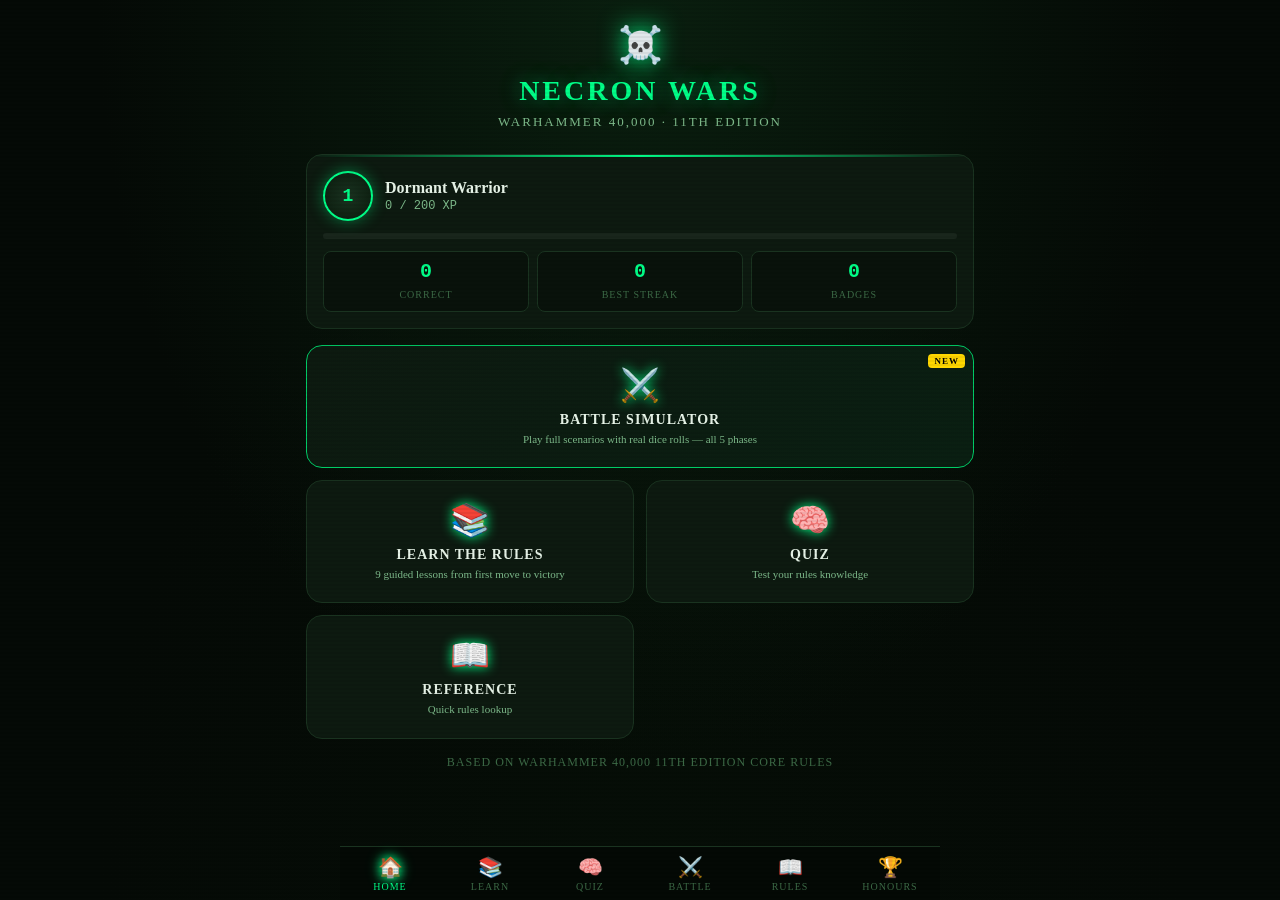
<file: index.html>
<!DOCTYPE html>
<html lang="en">
<head>
  <meta charset="UTF-8">
  <meta http-equiv="refresh" content="0; url=./warhammer-app/">
  <link rel="canonical" href="./warhammer-app/">
  <title>Necron Wars — 40K Learning App</title>
</head>
<body>
  <p>Redirecting to <a href="./warhammer-app/">Necron Wars</a>…</p>
</body>
</html>
</file>
<file: warhammer-app/style.css>
/* ============================================================
   NECRON WARS — 40K LEARNING APP
   Grimdark meets Gamified
   ============================================================ */

:root {
  --necron-green: #00ff88;
  --necron-green-dim: #00cc66;
  --necron-green-glow: rgba(0, 255, 136, 0.4);
  --necron-dark: #050a06;
  --panel-bg: #0d1a10;
  --panel-border: #1a3320;
  --panel-hover: #112218;
  --text-primary: #e8f5e9;
  --text-secondary: #7fbc8c;
  --text-muted: #3d6b47;
  --gold: #ffd700;
  --gold-dim: #b8960c;
  --red: #ff4444;
  --red-dim: #cc2222;
  --blue: #4488ff;
  --white: #ffffff;
  --font-gothic: 'Georgia', serif;
  --font-mono: 'Courier New', monospace;
  --radius: 8px;
  --radius-lg: 16px;
  --shadow: 0 4px 20px rgba(0, 0, 0, 0.8);
  --glow: 0 0 20px var(--necron-green-glow);
}

* {
  margin: 0;
  padding: 0;
  box-sizing: border-box;
  -webkit-tap-highlight-color: transparent;
}

html {
  font-size: 16px;
  scroll-behavior: smooth;
}

body {
  background: var(--necron-dark);
  color: var(--text-primary);
  font-family: var(--font-gothic);
  min-height: 100vh;
  overflow-x: hidden;
  background-image:
    radial-gradient(ellipse at top, #0a1f0f 0%, transparent 60%),
    radial-gradient(ellipse at bottom, #060e07 0%, transparent 60%);
}

/* ============================================================
   SCANLINE OVERLAY
   ============================================================ */
body::before {
  content: '';
  position: fixed;
  top: 0; left: 0; right: 0; bottom: 0;
  background: repeating-linear-gradient(
    0deg,
    transparent,
    transparent 2px,
    rgba(0, 0, 0, 0.05) 2px,
    rgba(0, 0, 0, 0.05) 4px
  );
  pointer-events: none;
  z-index: 9999;
}

/* ============================================================
   SCREENS / ROUTING
   ============================================================ */
.screen {
  display: none;
  min-height: 100vh;
  padding-bottom: 80px;
}

.screen.active {
  display: block;
}

/* ============================================================
   HEADER
   ============================================================ */
.app-header {
  position: sticky;
  top: 0;
  z-index: 100;
  background: rgba(5, 10, 6, 0.95);
  border-bottom: 1px solid var(--panel-border);
  backdrop-filter: blur(10px);
  padding: 12px 16px;
  display: flex;
  align-items: center;
  gap: 12px;
}

.header-back {
  background: none;
  border: 1px solid var(--panel-border);
  color: var(--necron-green);
  padding: 6px 12px;
  border-radius: var(--radius);
  cursor: pointer;
  font-size: 14px;
  font-family: var(--font-gothic);
  transition: all 0.2s;
}

.header-back:hover {
  border-color: var(--necron-green);
  box-shadow: 0 0 10px var(--necron-green-glow);
}

.header-title {
  font-size: 18px;
  font-weight: bold;
  color: var(--necron-green);
  text-shadow: 0 0 10px var(--necron-green-glow);
  flex: 1;
  letter-spacing: 2px;
  text-transform: uppercase;
}

.header-xp {
  font-size: 12px;
  color: var(--gold);
  font-family: var(--font-mono);
}

/* ============================================================
   BOTTOM NAVIGATION
   ============================================================ */
.bottom-nav {
  position: fixed;
  bottom: 0;
  left: 0;
  right: 0;
  z-index: 100;
  background: rgba(5, 10, 6, 0.98);
  border-top: 1px solid var(--panel-border);
  display: flex;
  backdrop-filter: blur(10px);
}

.nav-btn {
  flex: 1;
  display: flex;
  flex-direction: column;
  align-items: center;
  padding: 10px 4px 8px;
  background: none;
  border: none;
  cursor: pointer;
  color: var(--text-muted);
  transition: all 0.2s;
  gap: 4px;
  font-family: var(--font-gothic);
}

.nav-btn.active {
  color: var(--necron-green);
}

.nav-btn.active .nav-icon {
  text-shadow: 0 0 10px var(--necron-green-glow);
  filter: drop-shadow(0 0 6px var(--necron-green));
}

.nav-icon {
  font-size: 20px;
  line-height: 1;
}

.nav-label {
  font-size: 10px;
  letter-spacing: 1px;
  text-transform: uppercase;
}

/* ============================================================
   HOME SCREEN
   ============================================================ */
.home-hero {
  padding: 24px 16px 8px;
  text-align: center;
}

.home-logo {
  font-size: 36px;
  margin-bottom: 8px;
  filter: drop-shadow(0 0 12px var(--necron-green));
}

.home-title {
  font-size: 28px;
  font-weight: bold;
  color: var(--necron-green);
  text-shadow: 0 0 20px var(--necron-green-glow), 0 0 40px rgba(0, 255, 136, 0.2);
  letter-spacing: 3px;
  text-transform: uppercase;
  line-height: 1.2;
}

.home-subtitle {
  font-size: 13px;
  color: var(--text-secondary);
  letter-spacing: 2px;
  margin-top: 6px;
}

.player-card {
  margin: 16px;
  background: var(--panel-bg);
  border: 1px solid var(--panel-border);
  border-radius: var(--radius-lg);
  padding: 16px;
  position: relative;
  overflow: hidden;
}

.player-card::before {
  content: '';
  position: absolute;
  top: 0; left: 0; right: 0;
  height: 2px;
  background: linear-gradient(90deg, transparent, var(--necron-green), transparent);
}

.player-level-row {
  display: flex;
  align-items: center;
  gap: 12px;
  margin-bottom: 12px;
}

.level-badge {
  width: 50px;
  height: 50px;
  border-radius: 50%;
  background: radial-gradient(circle, #1a3320, #0a1a0d);
  border: 2px solid var(--necron-green);
  display: flex;
  align-items: center;
  justify-content: center;
  font-size: 18px;
  font-weight: bold;
  color: var(--necron-green);
  box-shadow: 0 0 15px var(--necron-green-glow);
  flex-shrink: 0;
  font-family: var(--font-mono);
}

.player-info {
  flex: 1;
}

.player-title {
  font-size: 16px;
  color: var(--text-primary);
  font-weight: bold;
}

.player-xp {
  font-size: 12px;
  color: var(--text-secondary);
  font-family: var(--font-mono);
  margin-top: 2px;
}

.xp-bar-container {
  margin-top: 4px;
}

.xp-bar-track {
  height: 6px;
  background: rgba(255,255,255,0.05);
  border-radius: 3px;
  overflow: hidden;
}

.xp-bar-fill {
  height: 100%;
  background: linear-gradient(90deg, var(--necron-green-dim), var(--necron-green));
  border-radius: 3px;
  transition: width 0.5s ease;
  box-shadow: 0 0 8px var(--necron-green-glow);
}

.stats-row {
  display: flex;
  gap: 8px;
  margin-top: 12px;
}

.stat-chip {
  flex: 1;
  background: rgba(0,0,0,0.3);
  border: 1px solid var(--panel-border);
  border-radius: var(--radius);
  padding: 8px 6px;
  text-align: center;
}

.stat-chip .value {
  font-size: 20px;
  font-weight: bold;
  color: var(--necron-green);
  font-family: var(--font-mono);
  display: block;
}

.stat-chip .label {
  font-size: 10px;
  color: var(--text-muted);
  letter-spacing: 1px;
  text-transform: uppercase;
}

.mode-grid {
  display: grid;
  grid-template-columns: 1fr 1fr;
  gap: 12px;
  padding: 0 16px 16px;
}

.mode-card {
  background: var(--panel-bg);
  border: 1px solid var(--panel-border);
  border-radius: var(--radius-lg);
  padding: 20px 14px;
  text-align: center;
  cursor: pointer;
  transition: all 0.25s;
  position: relative;
  overflow: hidden;
}

.mode-card:active {
  transform: scale(0.97);
}

.mode-card:hover {
  border-color: var(--necron-green);
  box-shadow: var(--glow);
  background: var(--panel-hover);
}

.mode-card.featured {
  grid-column: span 2;
  background: linear-gradient(135deg, #0d1a10, #0a1f12);
  border-color: var(--necron-green-dim);
}

.mode-icon {
  font-size: 32px;
  margin-bottom: 8px;
  filter: drop-shadow(0 0 6px var(--necron-green));
}

.mode-name {
  font-size: 14px;
  font-weight: bold;
  color: var(--text-primary);
  letter-spacing: 1px;
  text-transform: uppercase;
}

.mode-desc {
  font-size: 11px;
  color: var(--text-secondary);
  margin-top: 4px;
  line-height: 1.4;
}

.mode-badge {
  position: absolute;
  top: 8px;
  right: 8px;
  background: var(--gold);
  color: #000;
  font-size: 9px;
  font-weight: bold;
  padding: 2px 6px;
  border-radius: 4px;
  letter-spacing: 1px;
}

/* ============================================================
   QUIZ SCREEN
   ============================================================ */
.quiz-setup {
  padding: 16px;
}

.section-title {
  font-size: 20px;
  color: var(--necron-green);
  letter-spacing: 2px;
  text-transform: uppercase;
  margin-bottom: 16px;
  text-shadow: 0 0 10px var(--necron-green-glow);
}

.category-grid {
  display: grid;
  grid-template-columns: 1fr 1fr;
  gap: 10px;
  margin-bottom: 20px;
}

.category-btn {
  background: var(--panel-bg);
  border: 1px solid var(--panel-border);
  border-radius: var(--radius);
  padding: 14px 10px;
  cursor: pointer;
  text-align: center;
  transition: all 0.2s;
  font-family: var(--font-gothic);
}

.category-btn:hover, .category-btn.selected {
  border-color: var(--necron-green);
  background: var(--panel-hover);
  box-shadow: 0 0 10px var(--necron-green-glow);
}

.category-btn.selected {
  background: linear-gradient(135deg, #0d2215, #0a1f12);
}

.cat-icon {
  font-size: 24px;
  display: block;
  margin-bottom: 6px;
}

.cat-name {
  font-size: 12px;
  color: var(--text-primary);
  font-weight: bold;
  letter-spacing: 1px;
  display: block;
}

.cat-count {
  font-size: 10px;
  color: var(--text-muted);
  font-family: var(--font-mono);
}

.btn-primary {
  display: block;
  width: 100%;
  padding: 16px;
  background: linear-gradient(135deg, #0d2215, #1a3320);
  border: 1px solid var(--necron-green);
  border-radius: var(--radius);
  color: var(--necron-green);
  font-size: 16px;
  font-weight: bold;
  letter-spacing: 2px;
  text-transform: uppercase;
  cursor: pointer;
  font-family: var(--font-gothic);
  transition: all 0.25s;
  box-shadow: 0 0 10px var(--necron-green-glow);
}

.btn-primary:hover {
  background: linear-gradient(135deg, #1a3320, #203d27);
  box-shadow: var(--glow);
}

.btn-primary:active {
  transform: scale(0.98);
}

.btn-secondary {
  display: block;
  width: 100%;
  padding: 14px;
  background: transparent;
  border: 1px solid var(--panel-border);
  border-radius: var(--radius);
  color: var(--text-secondary);
  font-size: 14px;
  letter-spacing: 1px;
  text-transform: uppercase;
  cursor: pointer;
  font-family: var(--font-gothic);
  transition: all 0.2s;
  margin-top: 10px;
}

.btn-secondary:hover {
  border-color: var(--text-secondary);
  color: var(--text-primary);
}

/* Active quiz */
.quiz-active {
  padding: 16px;
  display: none;
}

.quiz-progress-bar {
  height: 4px;
  background: rgba(255,255,255,0.05);
  border-radius: 2px;
  margin-bottom: 16px;
  overflow: hidden;
}

.quiz-progress-fill {
  height: 100%;
  background: var(--necron-green);
  border-radius: 2px;
  transition: width 0.3s ease;
  box-shadow: 0 0 6px var(--necron-green-glow);
}

.quiz-meta {
  display: flex;
  justify-content: space-between;
  align-items: center;
  margin-bottom: 16px;
  font-size: 12px;
  color: var(--text-muted);
  font-family: var(--font-mono);
}

.quiz-streak {
  color: var(--gold);
}

.difficulty-badge {
  padding: 2px 8px;
  border-radius: 4px;
  font-size: 10px;
  font-weight: bold;
  letter-spacing: 1px;
  text-transform: uppercase;
}

.difficulty-badge.easy { background: #0d3d1a; color: #4caf50; }
.difficulty-badge.medium { background: #3d2d00; color: #ff9800; }
.difficulty-badge.hard { background: #3d0000; color: #f44336; }

.question-card {
  background: var(--panel-bg);
  border: 1px solid var(--panel-border);
  border-radius: var(--radius-lg);
  padding: 20px;
  margin-bottom: 16px;
  position: relative;
  overflow: hidden;
}

.question-card::before {
  content: '';
  position: absolute;
  top: 0; left: 0; right: 0;
  height: 2px;
  background: linear-gradient(90deg, transparent, var(--necron-green), transparent);
  opacity: 0.5;
}

.question-category {
  font-size: 11px;
  color: var(--text-muted);
  letter-spacing: 2px;
  text-transform: uppercase;
  margin-bottom: 10px;
  font-family: var(--font-mono);
}

.question-text {
  font-size: 17px;
  line-height: 1.6;
  color: var(--text-primary);
}

.answers-list {
  display: flex;
  flex-direction: column;
  gap: 10px;
  margin-bottom: 16px;
}

.answer-btn {
  background: var(--panel-bg);
  border: 1px solid var(--panel-border);
  border-radius: var(--radius);
  padding: 14px 16px;
  text-align: left;
  cursor: pointer;
  font-family: var(--font-gothic);
  font-size: 15px;
  color: var(--text-primary);
  line-height: 1.4;
  transition: all 0.2s;
  display: flex;
  align-items: flex-start;
  gap: 10px;
}

.answer-btn:hover:not(:disabled) {
  border-color: var(--necron-green);
  background: var(--panel-hover);
}

.answer-btn:disabled {
  cursor: default;
}

.answer-btn.correct {
  border-color: #4caf50;
  background: rgba(76, 175, 80, 0.1);
  color: #4caf50;
}

.answer-btn.wrong {
  border-color: var(--red);
  background: rgba(255, 68, 68, 0.1);
  color: var(--red);
}

.answer-letter {
  width: 24px;
  height: 24px;
  border-radius: 50%;
  background: rgba(255,255,255,0.05);
  border: 1px solid var(--panel-border);
  display: flex;
  align-items: center;
  justify-content: center;
  font-size: 12px;
  font-weight: bold;
  color: var(--text-muted);
  flex-shrink: 0;
  font-family: var(--font-mono);
}

.answer-btn.correct .answer-letter {
  background: rgba(76, 175, 80, 0.2);
  border-color: #4caf50;
  color: #4caf50;
}

.answer-btn.wrong .answer-letter {
  background: rgba(255, 68, 68, 0.2);
  border-color: var(--red);
  color: var(--red);
}

.explanation-card {
  background: rgba(0,0,0,0.3);
  border: 1px solid var(--panel-border);
  border-left: 3px solid var(--necron-green);
  border-radius: var(--radius);
  padding: 14px;
  margin-bottom: 16px;
  font-size: 14px;
  line-height: 1.6;
  color: var(--text-secondary);
  display: none;
}

.explanation-card.visible {
  display: block;
}

.explanation-card .xp-gained {
  color: var(--gold);
  font-weight: bold;
  font-family: var(--font-mono);
  margin-top: 8px;
  font-size: 13px;
}

/* Quiz results */
.quiz-results {
  padding: 32px 16px;
  text-align: center;
  display: none;
}

.results-circle {
  width: 140px;
  height: 140px;
  border-radius: 50%;
  border: 3px solid var(--necron-green);
  display: flex;
  flex-direction: column;
  align-items: center;
  justify-content: center;
  margin: 0 auto 24px;
  box-shadow: var(--glow);
  background: radial-gradient(circle, #0d2215, var(--necron-dark));
}

.results-score {
  font-size: 40px;
  font-weight: bold;
  color: var(--necron-green);
  font-family: var(--font-mono);
  line-height: 1;
  text-shadow: 0 0 15px var(--necron-green-glow);
}

.results-label {
  font-size: 12px;
  color: var(--text-secondary);
  letter-spacing: 1px;
}

.results-title {
  font-size: 24px;
  color: var(--text-primary);
  margin-bottom: 8px;
}

.results-subtitle {
  font-size: 14px;
  color: var(--text-secondary);
  margin-bottom: 24px;
}

.results-xp {
  font-size: 28px;
  color: var(--gold);
  font-family: var(--font-mono);
  margin-bottom: 8px;
  text-shadow: 0 0 10px rgba(255, 215, 0, 0.4);
}

/* ============================================================
   REFERENCE SCREEN
   ============================================================ */
.reference-search {
  padding: 16px;
}

.search-input {
  width: 100%;
  background: var(--panel-bg);
  border: 1px solid var(--panel-border);
  border-radius: var(--radius);
  padding: 12px 16px;
  color: var(--text-primary);
  font-size: 16px;
  font-family: var(--font-gothic);
  outline: none;
  transition: border-color 0.2s;
}

.search-input:focus {
  border-color: var(--necron-green);
  box-shadow: 0 0 8px var(--necron-green-glow);
}

.search-input::placeholder {
  color: var(--text-muted);
}

.reference-list {
  padding: 0 16px 16px;
}

.ref-card {
  background: var(--panel-bg);
  border: 1px solid var(--panel-border);
  border-radius: var(--radius-lg);
  padding: 16px;
  margin-bottom: 10px;
  cursor: pointer;
  transition: all 0.2s;
  display: flex;
  align-items: center;
  gap: 14px;
}

.ref-card:hover {
  border-color: var(--necron-green);
  background: var(--panel-hover);
}

.ref-icon {
  font-size: 28px;
  width: 44px;
  text-align: center;
  flex-shrink: 0;
}

.ref-info { flex: 1; }

.ref-title {
  font-size: 15px;
  font-weight: bold;
  color: var(--text-primary);
  margin-bottom: 2px;
}

.ref-preview {
  font-size: 12px;
  color: var(--text-muted);
}

.ref-arrow {
  color: var(--text-muted);
  font-size: 16px;
}

/* Reference detail */
.ref-detail {
  padding: 16px;
  display: none;
}

.ref-detail.visible {
  display: block;
}

.ref-detail-title {
  font-size: 22px;
  color: var(--necron-green);
  text-shadow: 0 0 10px var(--necron-green-glow);
  margin-bottom: 20px;
  display: flex;
  align-items: center;
  gap: 10px;
}

.ref-section {
  background: var(--panel-bg);
  border: 1px solid var(--panel-border);
  border-radius: var(--radius);
  padding: 16px;
  margin-bottom: 12px;
}

.ref-section-heading {
  font-size: 14px;
  font-weight: bold;
  color: var(--necron-green);
  letter-spacing: 1px;
  margin-bottom: 8px;
  text-transform: uppercase;
  font-size: 13px;
}

.ref-section-text {
  font-size: 14px;
  line-height: 1.7;
  color: var(--text-secondary);
}

/* ============================================================
   BATTLE SCREEN
   ============================================================ */
.battle-setup {
  padding: 16px;
}

.scenario-card {
  background: var(--panel-bg);
  border: 1px solid var(--panel-border);
  border-radius: var(--radius-lg);
  padding: 20px;
  margin-bottom: 12px;
  cursor: pointer;
  transition: all 0.25s;
  position: relative;
  overflow: hidden;
}

.scenario-card:hover {
  border-color: var(--necron-green);
  box-shadow: var(--glow);
}

.scenario-card::after {
  content: '';
  position: absolute;
  bottom: 0; left: 0; right: 0;
  height: 2px;
  background: linear-gradient(90deg, transparent, var(--necron-green), transparent);
  opacity: 0;
  transition: opacity 0.2s;
}

.scenario-card:hover::after {
  opacity: 1;
}

.scenario-name {
  font-size: 20px;
  font-weight: bold;
  color: var(--text-primary);
  margin-bottom: 4px;
}

.scenario-subtitle {
  font-size: 12px;
  color: var(--necron-green);
  letter-spacing: 2px;
  text-transform: uppercase;
  margin-bottom: 10px;
  font-family: var(--font-mono);
}

.scenario-desc {
  font-size: 14px;
  color: var(--text-secondary);
  line-height: 1.5;
}

.scenario-tags {
  display: flex;
  gap: 6px;
  margin-top: 12px;
  flex-wrap: wrap;
}

.tag {
  background: rgba(0,255,136,0.08);
  border: 1px solid rgba(0,255,136,0.2);
  color: var(--necron-green-dim);
  font-size: 10px;
  padding: 3px 8px;
  border-radius: 4px;
  font-family: var(--font-mono);
  letter-spacing: 1px;
}

/* Active battle */
.battle-active {
  display: none;
  padding: 0;
}

.battle-active.visible {
  display: block;
}

.battle-header {
  background: var(--panel-bg);
  border-bottom: 1px solid var(--panel-border);
  padding: 12px 16px;
  display: flex;
  align-items: center;
  gap: 10px;
}

.battle-round-badge {
  background: linear-gradient(135deg, #0d2215, #1a3320);
  border: 1px solid var(--necron-green);
  color: var(--necron-green);
  padding: 4px 12px;
  border-radius: 4px;
  font-size: 12px;
  font-family: var(--font-mono);
  font-weight: bold;
  letter-spacing: 2px;
}

.battle-phase-badge {
  flex: 1;
  font-size: 13px;
  color: var(--text-secondary);
  letter-spacing: 1px;
  text-transform: uppercase;
}

/* Army panels */
.army-panels {
  display: flex;
  gap: 8px;
  padding: 12px 16px 8px;
}

.army-panel {
  flex: 1;
  background: var(--panel-bg);
  border: 1px solid var(--panel-border);
  border-radius: var(--radius);
  padding: 10px;
}

.army-panel.necrons {
  border-color: rgba(0, 255, 136, 0.3);
}

.army-panel.marines {
  border-color: rgba(68, 136, 255, 0.3);
}

.army-panel-title {
  font-size: 10px;
  letter-spacing: 2px;
  text-transform: uppercase;
  margin-bottom: 8px;
  font-family: var(--font-mono);
}

.army-panel.necrons .army-panel-title {
  color: var(--necron-green);
}

.army-panel.marines .army-panel-title {
  color: var(--blue);
}

.unit-row {
  margin-bottom: 8px;
}

.unit-name-row {
  display: flex;
  justify-content: space-between;
  align-items: center;
  margin-bottom: 3px;
}

.unit-name {
  font-size: 11px;
  color: var(--text-secondary);
  white-space: nowrap;
  overflow: hidden;
  text-overflow: ellipsis;
  max-width: 70%;
}

.unit-count {
  font-size: 11px;
  font-family: var(--font-mono);
  color: var(--text-primary);
}

.unit-count.depleted {
  color: var(--red);
}

.unit-health-bar {
  height: 4px;
  background: rgba(255,255,255,0.05);
  border-radius: 2px;
  overflow: hidden;
}

.unit-health-fill {
  height: 100%;
  border-radius: 2px;
  transition: width 0.4s ease;
}

.army-panel.necrons .unit-health-fill {
  background: var(--necron-green);
}

.army-panel.marines .unit-health-fill {
  background: var(--blue);
}

/* Battle log */
.battle-log {
  margin: 0 16px 12px;
  background: var(--panel-bg);
  border: 1px solid var(--panel-border);
  border-radius: var(--radius);
  padding: 12px;
  max-height: 180px;
  overflow-y: auto;
  font-family: var(--font-mono);
  font-size: 12px;
}

.log-entry {
  padding: 3px 0;
  border-bottom: 1px solid rgba(255,255,255,0.03);
  color: var(--text-secondary);
  line-height: 1.5;
}

.log-entry.phase-header {
  color: var(--necron-green);
  font-weight: bold;
  font-size: 13px;
  padding: 6px 0 3px;
}

.log-entry.hit { color: var(--gold); }
.log-entry.wound { color: #ff9800; }
.log-entry.saved { color: var(--text-muted); }
.log-entry.destroyed { color: var(--red); }
.log-entry.info { color: var(--text-secondary); }
.log-entry.player-action { color: var(--necron-green); }
.log-entry.enemy-action { color: var(--blue); }

/* Battle actions */
.battle-action-panel {
  padding: 0 16px 16px;
}

.action-title {
  font-size: 14px;
  font-weight: bold;
  color: var(--text-primary);
  margin-bottom: 6px;
}

.action-desc {
  font-size: 13px;
  color: var(--text-secondary);
  line-height: 1.5;
  margin-bottom: 14px;
}

.dice-roller {
  background: rgba(0,0,0,0.3);
  border: 1px solid var(--panel-border);
  border-radius: var(--radius);
  padding: 16px;
  text-align: center;
  margin-bottom: 14px;
}

.dice-result-row {
  display: flex;
  justify-content: center;
  gap: 8px;
  flex-wrap: wrap;
  min-height: 40px;
  align-items: center;
  margin-bottom: 12px;
}

.die {
  width: 36px;
  height: 36px;
  background: #1a2c1f;
  border: 1px solid var(--panel-border);
  border-radius: 6px;
  display: flex;
  align-items: center;
  justify-content: center;
  font-size: 18px;
  font-weight: bold;
  font-family: var(--font-mono);
  color: var(--text-primary);
  transition: all 0.3s;
}

.die.crit { color: var(--gold); border-color: var(--gold); box-shadow: 0 0 6px rgba(255,215,0,0.3); }
.die.hit { color: var(--necron-green); border-color: var(--necron-green); }
.die.fail { color: var(--red); border-color: var(--red-dim); }
.die.rolling { animation: diceRoll 0.5s ease; }

@keyframes diceRoll {
  0% { transform: rotate(0deg) scale(1); }
  25% { transform: rotate(90deg) scale(1.1); }
  50% { transform: rotate(180deg) scale(0.9); }
  75% { transform: rotate(270deg) scale(1.1); }
  100% { transform: rotate(360deg) scale(1); }
}

.btn-roll {
  background: linear-gradient(135deg, #0d2215, #1a3320);
  border: 2px solid var(--necron-green);
  color: var(--necron-green);
  padding: 14px 32px;
  border-radius: var(--radius);
  font-size: 16px;
  font-weight: bold;
  letter-spacing: 3px;
  text-transform: uppercase;
  cursor: pointer;
  font-family: var(--font-gothic);
  box-shadow: var(--glow);
  transition: all 0.2s;
  width: 100%;
}

.btn-roll:hover {
  background: linear-gradient(135deg, #1a3320, #203d27);
  box-shadow: 0 0 30px var(--necron-green-glow);
}

.btn-roll:active {
  transform: scale(0.97);
}

.btn-roll:disabled {
  opacity: 0.5;
  cursor: not-allowed;
  box-shadow: none;
}

.manual-mode-row {
  display: flex;
  align-items: center;
  gap: 10px;
  margin-top: 10px;
  font-size: 12px;
  color: var(--text-muted);
}

.toggle-switch {
  width: 36px;
  height: 20px;
  background: rgba(255,255,255,0.1);
  border-radius: 10px;
  cursor: pointer;
  position: relative;
  transition: background 0.2s;
  border: 1px solid var(--panel-border);
  flex-shrink: 0;
}

.toggle-switch.on {
  background: var(--necron-green-dim);
}

.toggle-switch::after {
  content: '';
  position: absolute;
  width: 14px;
  height: 14px;
  background: white;
  border-radius: 50%;
  top: 2px;
  left: 2px;
  transition: left 0.2s;
}

.toggle-switch.on::after {
  left: 18px;
}

.manual-input-row {
  display: none;
  gap: 8px;
  margin-top: 10px;
  flex-wrap: wrap;
}

.manual-input-row.visible {
  display: flex;
}

.die-input {
  width: 44px;
  height: 44px;
  background: #1a2c1f;
  border: 1px solid var(--panel-border);
  border-radius: 6px;
  color: var(--text-primary);
  font-size: 18px;
  font-weight: bold;
  font-family: var(--font-mono);
  text-align: center;
  outline: none;
}

.die-input:focus {
  border-color: var(--necron-green);
}

/* Tactical choices */
.tactic-options {
  display: flex;
  flex-direction: column;
  gap: 8px;
  margin-bottom: 14px;
}

.tactic-btn {
  background: var(--panel-bg);
  border: 1px solid var(--panel-border);
  border-radius: var(--radius);
  padding: 14px 16px;
  text-align: left;
  cursor: pointer;
  font-family: var(--font-gothic);
  color: var(--text-primary);
  transition: all 0.2s;
}

.tactic-btn:hover {
  border-color: var(--necron-green);
  background: var(--panel-hover);
}

.tactic-btn-name {
  font-size: 15px;
  font-weight: bold;
}

.tactic-btn-desc {
  font-size: 12px;
  color: var(--text-secondary);
  margin-top: 3px;
}

/* Victory screen */
.battle-victory {
  padding: 40px 24px;
  text-align: center;
  display: none;
}

.battle-victory.visible {
  display: block;
}

.victory-icon {
  font-size: 64px;
  margin-bottom: 16px;
  filter: drop-shadow(0 0 15px var(--necron-green));
}

.victory-title {
  font-size: 28px;
  color: var(--necron-green);
  text-shadow: var(--glow);
  letter-spacing: 3px;
  margin-bottom: 8px;
}

.victory-subtitle {
  font-size: 16px;
  color: var(--text-secondary);
  margin-bottom: 24px;
}

.victory-stats {
  background: var(--panel-bg);
  border: 1px solid var(--panel-border);
  border-radius: var(--radius-lg);
  padding: 20px;
  margin-bottom: 24px;
  text-align: left;
}

.victory-stat {
  display: flex;
  justify-content: space-between;
  padding: 8px 0;
  border-bottom: 1px solid rgba(255,255,255,0.03);
  font-size: 14px;
}

.victory-stat .vs-label { color: var(--text-secondary); }
.victory-stat .vs-value { color: var(--text-primary); font-family: var(--font-mono); }

/* ============================================================
   ACHIEVEMENTS SCREEN
   ============================================================ */
.achievements-list {
  padding: 16px;
  display: grid;
  grid-template-columns: 1fr 1fr;
  gap: 10px;
}

.achievement-card {
  background: var(--panel-bg);
  border: 1px solid var(--panel-border);
  border-radius: var(--radius);
  padding: 14px;
  text-align: center;
  transition: all 0.2s;
}

.achievement-card.unlocked {
  border-color: var(--gold-dim);
  background: linear-gradient(135deg, #1a1500, #0d1a10);
}

.achievement-icon {
  font-size: 28px;
  margin-bottom: 6px;
  filter: grayscale(100%);
  opacity: 0.4;
}

.achievement-card.unlocked .achievement-icon {
  filter: none;
  opacity: 1;
  filter: drop-shadow(0 0 6px rgba(255,215,0,0.4));
}

.achievement-title {
  font-size: 11px;
  font-weight: bold;
  color: var(--text-muted);
  letter-spacing: 1px;
  line-height: 1.3;
  margin-bottom: 4px;
}

.achievement-card.unlocked .achievement-title {
  color: var(--gold);
}

.achievement-desc {
  font-size: 10px;
  color: var(--text-muted);
  line-height: 1.4;
}

.achievement-xp {
  font-size: 11px;
  color: var(--gold);
  font-family: var(--font-mono);
  margin-top: 4px;
}

/* ============================================================
   TOAST NOTIFICATIONS
   ============================================================ */
.toast-container {
  position: fixed;
  top: 70px;
  left: 50%;
  transform: translateX(-50%);
  z-index: 9000;
  display: flex;
  flex-direction: column;
  gap: 8px;
  align-items: center;
  pointer-events: none;
  width: 90%;
  max-width: 400px;
}

.toast {
  background: rgba(13, 26, 16, 0.98);
  border: 1px solid var(--necron-green);
  border-radius: var(--radius);
  padding: 12px 16px;
  text-align: center;
  font-size: 14px;
  color: var(--text-primary);
  box-shadow: var(--glow);
  animation: toastIn 0.3s ease, toastOut 0.3s ease 2.7s forwards;
  pointer-events: none;
  width: 100%;
}

.toast.gold {
  border-color: var(--gold);
  box-shadow: 0 0 20px rgba(255, 215, 0, 0.4);
}

.toast-icon {
  font-size: 20px;
  display: block;
  margin-bottom: 4px;
}

@keyframes toastIn {
  from { opacity: 0; transform: translateY(-10px); }
  to { opacity: 1; transform: translateY(0); }
}

@keyframes toastOut {
  from { opacity: 1; }
  to { opacity: 0; }
}

/* ============================================================
   UTILITY
   ============================================================ */
.divider {
  height: 1px;
  background: var(--panel-border);
  margin: 16px 0;
}

.text-center { text-align: center; }
.text-green { color: var(--necron-green); }
.text-gold { color: var(--gold); }
.text-red { color: var(--red); }
.text-muted { color: var(--text-muted); }

.hidden { display: none !important; }

/* Pulse animation for interactive elements */
@keyframes pulse {
  0% { box-shadow: 0 0 10px var(--necron-green-glow); }
  50% { box-shadow: 0 0 25px var(--necron-green-glow), 0 0 50px rgba(0,255,136,0.1); }
  100% { box-shadow: 0 0 10px var(--necron-green-glow); }
}

.pulse { animation: pulse 2s infinite; }

/* Scrollbar */
::-webkit-scrollbar { width: 4px; }
::-webkit-scrollbar-track { background: transparent; }
::-webkit-scrollbar-thumb { background: var(--panel-border); border-radius: 2px; }
::-webkit-scrollbar-thumb:hover { background: var(--text-muted); }

/* ============================================================
   RESPONSIVE
   ============================================================ */
@media (min-width: 480px) {
  .mode-grid { grid-template-columns: 1fr 1fr; }
  .category-grid { grid-template-columns: 1fr 1fr 1fr; }
  .achievements-list { grid-template-columns: 1fr 1fr 1fr; }
}

@media (min-width: 768px) {
  html { font-size: 17px; }
  .screen { max-width: 600px; margin: 0 auto; }
  .bottom-nav { max-width: 600px; left: 50%; transform: translateX(-50%); }
  .toast-container { top: 80px; }
}

@media (min-width: 1024px) {
  .screen { max-width: 700px; }
}

/* ============================================================
   LEARN MODE
   ============================================================ */

/* --- Progress header --- */
.learn-progress {
  padding: 16px 16px 4px;
}

.learn-progress-text {
  font-size: 12px;
  color: var(--text-secondary);
  font-family: var(--font-mono);
  letter-spacing: 1px;
  margin-bottom: 8px;
  text-align: center;
}

.learn-progress-track {
  height: 6px;
  background: rgba(255, 255, 255, 0.05);
  border: 1px solid var(--panel-border);
  border-radius: 3px;
  overflow: hidden;
}

.learn-progress-fill {
  height: 100%;
  background: linear-gradient(90deg, var(--necron-green-dim), var(--necron-green));
  box-shadow: 0 0 10px var(--necron-green-glow);
  border-radius: 3px;
  transition: width 0.4s ease;
}

/* --- Lesson list cards --- */
.lesson-cards {
  padding: 12px 16px;
}

.lesson-card {
  background: var(--panel-bg);
  border: 1px solid var(--panel-border);
  border-radius: var(--radius-lg);
  padding: 14px;
  margin-bottom: 10px;
  cursor: pointer;
  transition: all 0.2s;
  display: flex;
  align-items: center;
  gap: 12px;
}

.lesson-card:hover {
  border-color: var(--necron-green);
  background: var(--panel-hover);
}

.lesson-card.completed {
  border-color: var(--necron-green-dim);
}

.lesson-num {
  font-family: var(--font-mono);
  font-size: 13px;
  color: var(--text-muted);
  width: 24px;
  flex-shrink: 0;
  text-align: center;
}

.lesson-card.completed .lesson-num {
  color: var(--necron-green);
}

.lesson-card-icon {
  font-size: 26px;
  width: 40px;
  text-align: center;
  flex-shrink: 0;
}

.lesson-card-info {
  flex: 1;
  min-width: 0;
}

.lesson-card-title {
  font-size: 15px;
  font-weight: bold;
  color: var(--text-primary);
  margin-bottom: 2px;
}

.lesson-card-sub {
  font-size: 12px;
  color: var(--text-muted);
  line-height: 1.3;
}

.lesson-card-right {
  display: flex;
  flex-direction: column;
  align-items: flex-end;
  gap: 6px;
  flex-shrink: 0;
}

.lesson-xp-badge {
  font-size: 11px;
  font-family: var(--font-mono);
  color: var(--gold);
  border: 1px solid var(--gold-dim);
  border-radius: 10px;
  padding: 2px 8px;
}

.lesson-status {
  font-size: 16px;
  color: var(--text-muted);
}

/* --- Lesson reading view --- */
.lesson-header {
  position: sticky;
  top: 0;
  z-index: 100;
  background: rgba(5, 10, 6, 0.95);
  border-bottom: 1px solid var(--panel-border);
  backdrop-filter: blur(10px);
  padding: 12px 16px;
  display: flex;
  align-items: center;
  gap: 12px;
}

.lesson-header-title {
  font-size: 16px;
  font-weight: bold;
  color: var(--necron-green);
  text-shadow: 0 0 10px var(--necron-green-glow);
  flex: 1;
}

.lesson-body {
  padding: 16px;
}

.lesson-step {
  margin-bottom: 18px;
}

.step-heading {
  font-size: 16px;
  color: var(--necron-green);
  margin-bottom: 8px;
  letter-spacing: 0.5px;
}

.lesson-text p {
  font-size: 15px;
  color: var(--text-primary);
  line-height: 1.6;
  margin-bottom: 10px;
}

.lesson-text strong {
  color: var(--necron-green);
}

/* Callout */
.lesson-callout {
  display: flex;
  gap: 12px;
  background: rgba(0, 255, 136, 0.05);
  border: 1px solid var(--panel-border);
  border-left: 3px solid var(--necron-green);
  border-radius: var(--radius);
  padding: 14px;
}

.callout-icon {
  font-size: 22px;
  flex-shrink: 0;
}

.callout-heading {
  font-size: 14px;
  font-weight: bold;
  color: var(--necron-green);
  margin-bottom: 4px;
}

.callout-body {
  font-size: 14px;
  color: var(--text-primary);
  line-height: 1.5;
}

.callout-body strong { color: var(--necron-green); }

/* Example */
.lesson-example {
  background: var(--panel-bg);
  border: 1px dashed var(--gold-dim);
  border-radius: var(--radius);
  padding: 14px;
}

.example-label {
  font-size: 11px;
  font-family: var(--font-mono);
  color: var(--gold);
  letter-spacing: 2px;
  margin-bottom: 6px;
}

.example-heading {
  font-size: 14px;
  font-weight: bold;
  color: var(--text-primary);
  margin-bottom: 6px;
}

.example-body {
  font-size: 14px;
  color: var(--text-secondary);
  line-height: 1.6;
}

.example-body strong { color: var(--gold); }

/* Phases list */
.phases-list {
  display: flex;
  flex-direction: column;
  gap: 8px;
}

.phase-item {
  display: flex;
  align-items: center;
  gap: 12px;
  background: var(--panel-bg);
  border: 1px solid var(--panel-border);
  border-radius: var(--radius);
  padding: 10px 12px;
}

.phase-num {
  width: 24px;
  height: 24px;
  border-radius: 50%;
  background: radial-gradient(circle, #1a3320, #0a1a0d);
  border: 1px solid var(--necron-green);
  color: var(--necron-green);
  font-family: var(--font-mono);
  font-size: 12px;
  display: flex;
  align-items: center;
  justify-content: center;
  flex-shrink: 0;
}

.phase-icon { font-size: 20px; flex-shrink: 0; }

.phase-name {
  font-size: 14px;
  font-weight: bold;
  color: var(--text-primary);
}

.phase-desc {
  font-size: 12px;
  color: var(--text-muted);
}

/* Sequence row */
.sequence-row {
  display: flex;
  align-items: stretch;
  gap: 6px;
  overflow-x: auto;
  padding-bottom: 6px;
}

.seq-item {
  flex: 1;
  min-width: 90px;
  background: var(--panel-bg);
  border: 1px solid var(--panel-border);
  border-radius: var(--radius);
  padding: 10px;
  text-align: center;
}

.seq-num {
  font-family: var(--font-mono);
  font-size: 16px;
  color: var(--necron-green);
  font-weight: bold;
}

.seq-label {
  font-size: 12px;
  font-weight: bold;
  color: var(--text-primary);
  margin: 4px 0;
}

.seq-desc {
  font-size: 11px;
  color: var(--text-muted);
  line-height: 1.3;
}

.seq-arrow {
  display: flex;
  align-items: center;
  color: var(--necron-green);
  font-size: 18px;
  flex-shrink: 0;
}

/* Stat card / weapon card */
.stat-card-display,
.weapon-card-display {
  background: var(--panel-bg);
  border: 1px solid var(--necron-green);
  border-radius: var(--radius);
  padding: 14px;
  box-shadow: 0 0 10px var(--necron-green-glow);
}

.scd-header {
  display: flex;
  justify-content: space-between;
  align-items: baseline;
  margin-bottom: 12px;
  border-bottom: 1px solid var(--panel-border);
  padding-bottom: 8px;
}

.scd-name, .wcd-name {
  font-size: 16px;
  font-weight: bold;
  color: var(--necron-green);
}

.wcd-name { margin-bottom: 12px; }

.scd-faction {
  font-size: 11px;
  color: var(--text-muted);
  text-transform: uppercase;
  letter-spacing: 1px;
}

.scd-stats {
  display: flex;
  flex-wrap: wrap;
  gap: 10px;
}

.scd-stat {
  flex: 1;
  min-width: 60px;
  text-align: center;
  background: rgba(0, 0, 0, 0.3);
  border: 1px solid var(--panel-border);
  border-radius: var(--radius);
  padding: 8px 4px;
}

.scd-stat-val {
  font-family: var(--font-mono);
  font-size: 20px;
  font-weight: bold;
  color: var(--necron-green);
}

.scd-stat-name {
  font-size: 11px;
  font-weight: bold;
  color: var(--text-secondary);
  margin-top: 2px;
}

.scd-stat-desc {
  font-size: 10px;
  color: var(--text-muted);
  line-height: 1.2;
  margin-top: 2px;
}

.wcd-stats {
  display: flex;
  flex-direction: column;
  gap: 6px;
}

.wcd-stat {
  display: grid;
  grid-template-columns: 60px 44px 1fr;
  align-items: center;
  gap: 10px;
  padding: 6px 0;
  border-bottom: 1px solid var(--panel-border);
}

.wcd-stat-name {
  font-size: 12px;
  font-weight: bold;
  color: var(--text-secondary);
}

.wcd-stat-val {
  font-family: var(--font-mono);
  font-size: 16px;
  color: var(--necron-green);
  text-align: center;
}

.wcd-stat-desc {
  font-size: 11px;
  color: var(--text-muted);
}

.scd-note {
  margin-top: 12px;
  font-size: 12px;
  color: var(--text-secondary);
  font-style: italic;
  line-height: 1.4;
}

/* Move type cards */
.move-type-card {
  background: var(--panel-bg);
  border: 1px solid var(--panel-border);
  border-radius: var(--radius);
  padding: 12px;
  margin-bottom: 8px;
}

.mtc-header {
  display: flex;
  align-items: center;
  gap: 8px;
  margin-bottom: 6px;
}

.mtc-icon { font-size: 18px; }

.mtc-name {
  font-size: 14px;
  font-weight: bold;
  color: var(--necron-green);
}

.mtc-when {
  font-size: 12px;
  color: var(--text-secondary);
  margin-bottom: 4px;
}

.mtc-effect {
  font-size: 13px;
  color: var(--text-primary);
  line-height: 1.4;
  margin-bottom: 6px;
}

.mtc-tradeoff {
  font-size: 12px;
  color: var(--gold);
  line-height: 1.4;
}

/* Wound table */
.wound-table {
  background: var(--panel-bg);
  border: 1px solid var(--panel-border);
  border-radius: var(--radius);
  overflow: hidden;
}

.wt-title {
  font-size: 13px;
  font-weight: bold;
  color: var(--necron-green);
  padding: 10px 12px;
  background: rgba(0, 255, 136, 0.05);
  border-bottom: 1px solid var(--panel-border);
}

.wt-row {
  display: grid;
  grid-template-columns: 1fr 44px 70px;
  align-items: center;
  gap: 8px;
  padding: 8px 12px;
  border-bottom: 1px solid var(--panel-border);
}

.wt-row:last-child { border-bottom: none; }

.wt-condition {
  font-size: 12px;
  color: var(--text-primary);
}

.wt-target {
  font-family: var(--font-mono);
  font-size: 16px;
  font-weight: bold;
  color: var(--necron-green);
  text-align: center;
}

.wt-example {
  font-size: 11px;
  color: var(--text-muted);
  font-family: var(--font-mono);
  text-align: right;
}

/* Stratagem cards */
.strat-card {
  background: var(--panel-bg);
  border: 1px solid var(--panel-border);
  border-left: 3px solid var(--gold);
  border-radius: var(--radius);
  padding: 12px;
  margin-bottom: 8px;
}

.strat-card-header {
  display: flex;
  justify-content: space-between;
  align-items: baseline;
  margin-bottom: 6px;
}

.strat-name {
  font-size: 14px;
  font-weight: bold;
  color: var(--gold);
}

.strat-cost {
  font-size: 11px;
  font-family: var(--font-mono);
  color: var(--gold);
  border: 1px solid var(--gold-dim);
  border-radius: 10px;
  padding: 1px 8px;
}

.strat-when {
  font-size: 11px;
  color: var(--text-secondary);
  letter-spacing: 0.5px;
  margin-bottom: 4px;
}

.strat-effect {
  font-size: 13px;
  color: var(--text-primary);
  line-height: 1.4;
  margin-bottom: 6px;
}

.strat-tip {
  font-size: 12px;
  color: var(--necron-green);
  line-height: 1.4;
}

/* Unit guide cards */
.unit-guide-card {
  background: var(--panel-bg);
  border: 1px solid var(--panel-border);
  border-radius: var(--radius);
  padding: 12px;
  margin-bottom: 8px;
}

.ugc-header {
  display: flex;
  align-items: center;
  gap: 8px;
  margin-bottom: 8px;
  border-bottom: 1px solid var(--panel-border);
  padding-bottom: 8px;
}

.ugc-icon { font-size: 20px; }

.ugc-name {
  font-size: 15px;
  font-weight: bold;
  color: var(--necron-green);
  flex: 1;
}

.ugc-role {
  font-size: 10px;
  color: var(--text-muted);
  text-transform: uppercase;
  letter-spacing: 1px;
}

.ugc-row {
  display: flex;
  gap: 10px;
  font-size: 12px;
  color: var(--text-primary);
  line-height: 1.4;
  margin-bottom: 6px;
}

.ugc-label {
  flex-shrink: 0;
  width: 110px;
  font-weight: bold;
  color: var(--text-secondary);
}

/* --- Inline quiz --- */
.lesson-quiz-section {
  margin-top: 24px;
  border-top: 1px solid var(--panel-border);
  padding-top: 16px;
}

.quiz-section-title {
  font-size: 16px;
  font-weight: bold;
  color: var(--necron-green);
  text-shadow: 0 0 10px var(--necron-green-glow);
}

.quiz-section-sub {
  font-size: 12px;
  color: var(--text-muted);
  margin-bottom: 14px;
}

.inline-quiz {
  background: var(--panel-bg);
  border: 1px solid var(--panel-border);
  border-radius: var(--radius);
  padding: 14px;
  margin-bottom: 12px;
}

.iq-question {
  font-size: 14px;
  font-weight: bold;
  color: var(--text-primary);
  line-height: 1.4;
  margin-bottom: 12px;
}

.iq-answers {
  display: flex;
  flex-direction: column;
  gap: 8px;
}

.iq-answer-btn {
  display: flex;
  align-items: center;
  gap: 10px;
  width: 100%;
  text-align: left;
  background: rgba(0, 0, 0, 0.3);
  border: 1px solid var(--panel-border);
  border-radius: var(--radius);
  padding: 10px 12px;
  color: var(--text-primary);
  font-size: 13px;
  font-family: var(--font-gothic);
  cursor: pointer;
  transition: all 0.2s;
}

.iq-answer-btn:hover:not(:disabled) {
  border-color: var(--necron-green);
  background: var(--panel-hover);
}

.iq-answer-btn:disabled { cursor: default; }

.iq-letter {
  width: 24px;
  height: 24px;
  border-radius: 50%;
  border: 1px solid var(--panel-border);
  display: flex;
  align-items: center;
  justify-content: center;
  font-family: var(--font-mono);
  font-size: 12px;
  color: var(--text-secondary);
  flex-shrink: 0;
}

.iq-answer-btn.iq-correct {
  border-color: var(--necron-green);
  background: rgba(0, 255, 136, 0.12);
  color: var(--necron-green);
}

.iq-answer-btn.iq-correct .iq-letter {
  border-color: var(--necron-green);
  color: var(--necron-green);
}

.iq-answer-btn.iq-wrong {
  border-color: var(--red);
  background: rgba(255, 68, 68, 0.12);
  color: var(--red);
}

.iq-answer-btn.iq-wrong .iq-letter {
  border-color: var(--red);
  color: var(--red);
}

.iq-explanation {
  margin-top: 12px;
  font-size: 13px;
  line-height: 1.5;
  padding: 10px 12px;
  border-radius: var(--radius);
}

.iq-exp-correct {
  background: rgba(0, 255, 136, 0.08);
  border: 1px solid var(--necron-green-dim);
  color: var(--text-primary);
}

.iq-exp-wrong {
  background: rgba(255, 68, 68, 0.08);
  border: 1px solid var(--red-dim);
  color: var(--text-primary);
}

/* --- Completion banner --- */
.lesson-complete-section {
  margin-top: 20px;
  text-align: center;
  background: linear-gradient(135deg, #0d2215, #1a3320);
  border: 1px solid var(--necron-green);
  border-radius: var(--radius-lg);
  padding: 24px 16px;
  box-shadow: var(--glow);
}

.lesson-complete-icon {
  font-size: 40px;
  filter: drop-shadow(0 0 12px var(--gold));
}

.lesson-complete-title {
  font-size: 20px;
  font-weight: bold;
  color: var(--necron-green);
  text-shadow: 0 0 12px var(--necron-green-glow);
  margin: 8px 0 4px;
  letter-spacing: 1px;
}

.lesson-complete-xp {
  font-size: 14px;
  color: var(--gold);
  font-family: var(--font-mono);
  margin-bottom: 16px;
}
</file>
